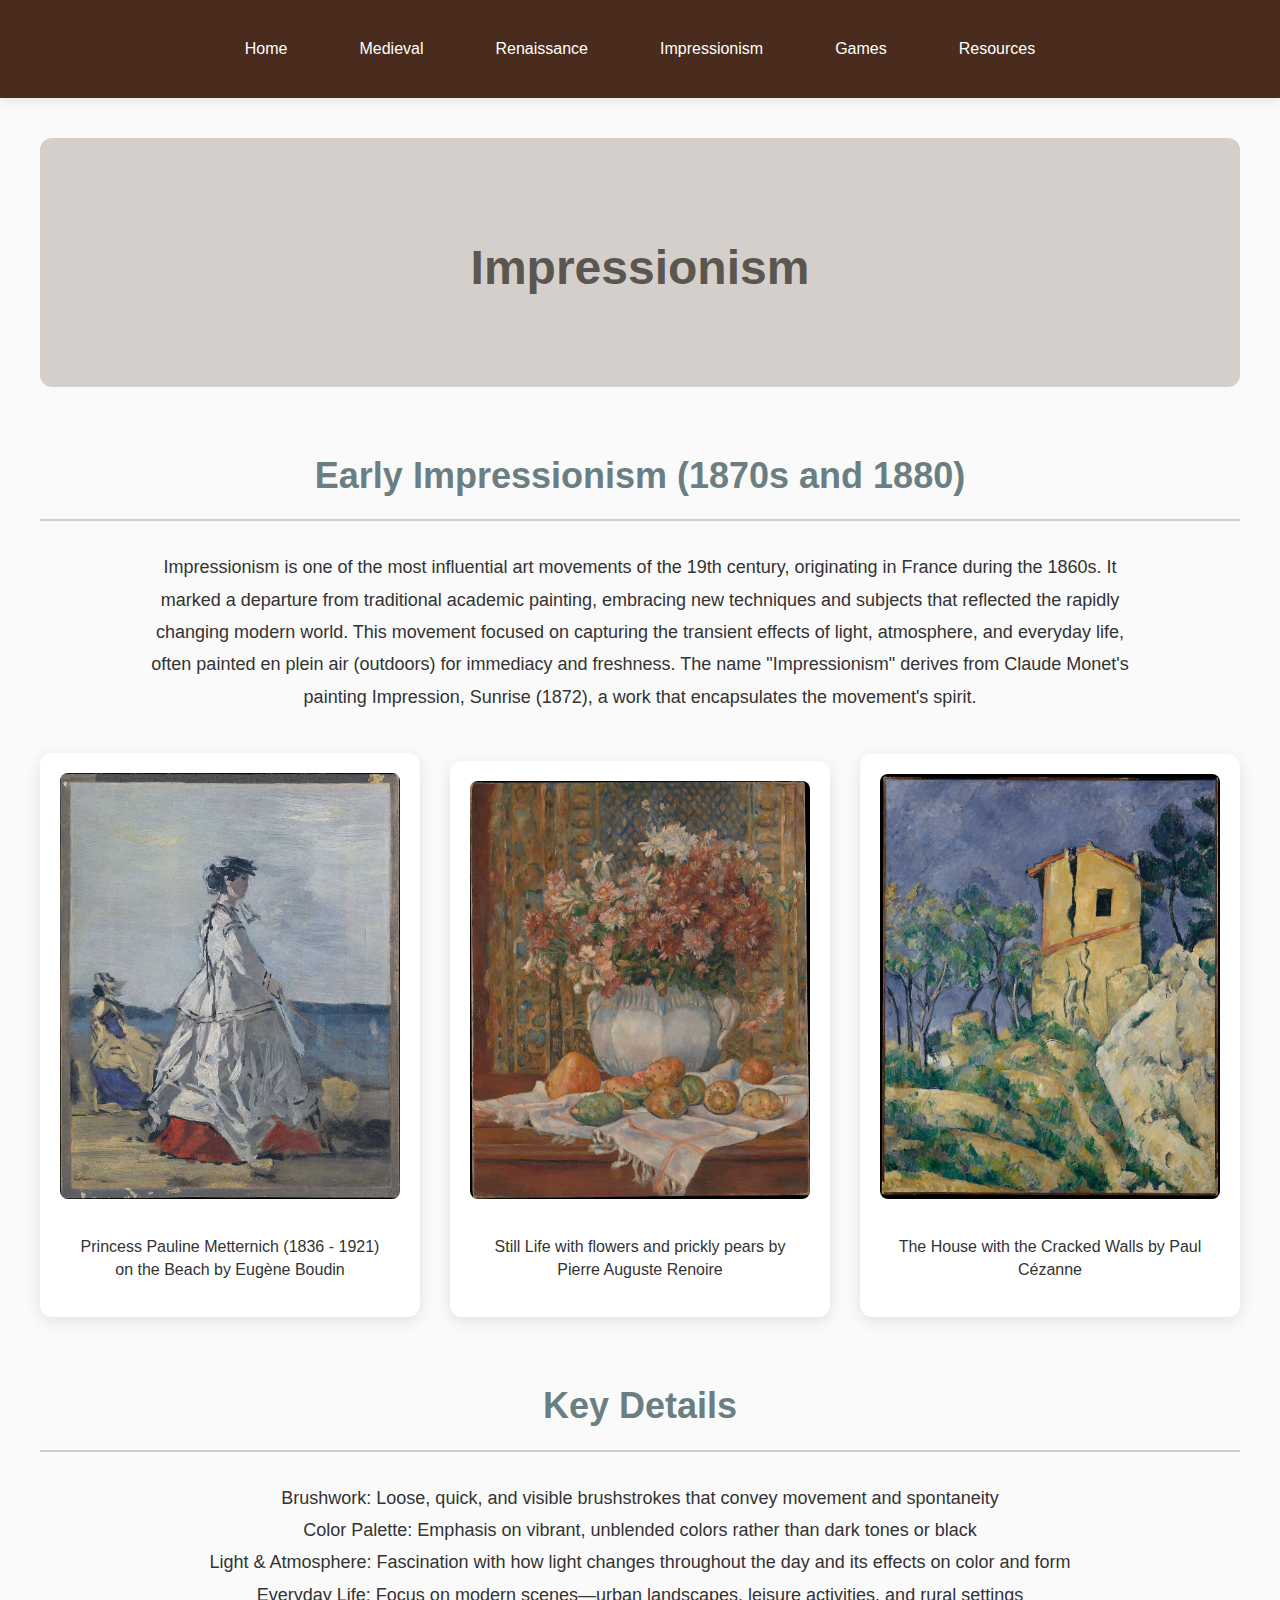
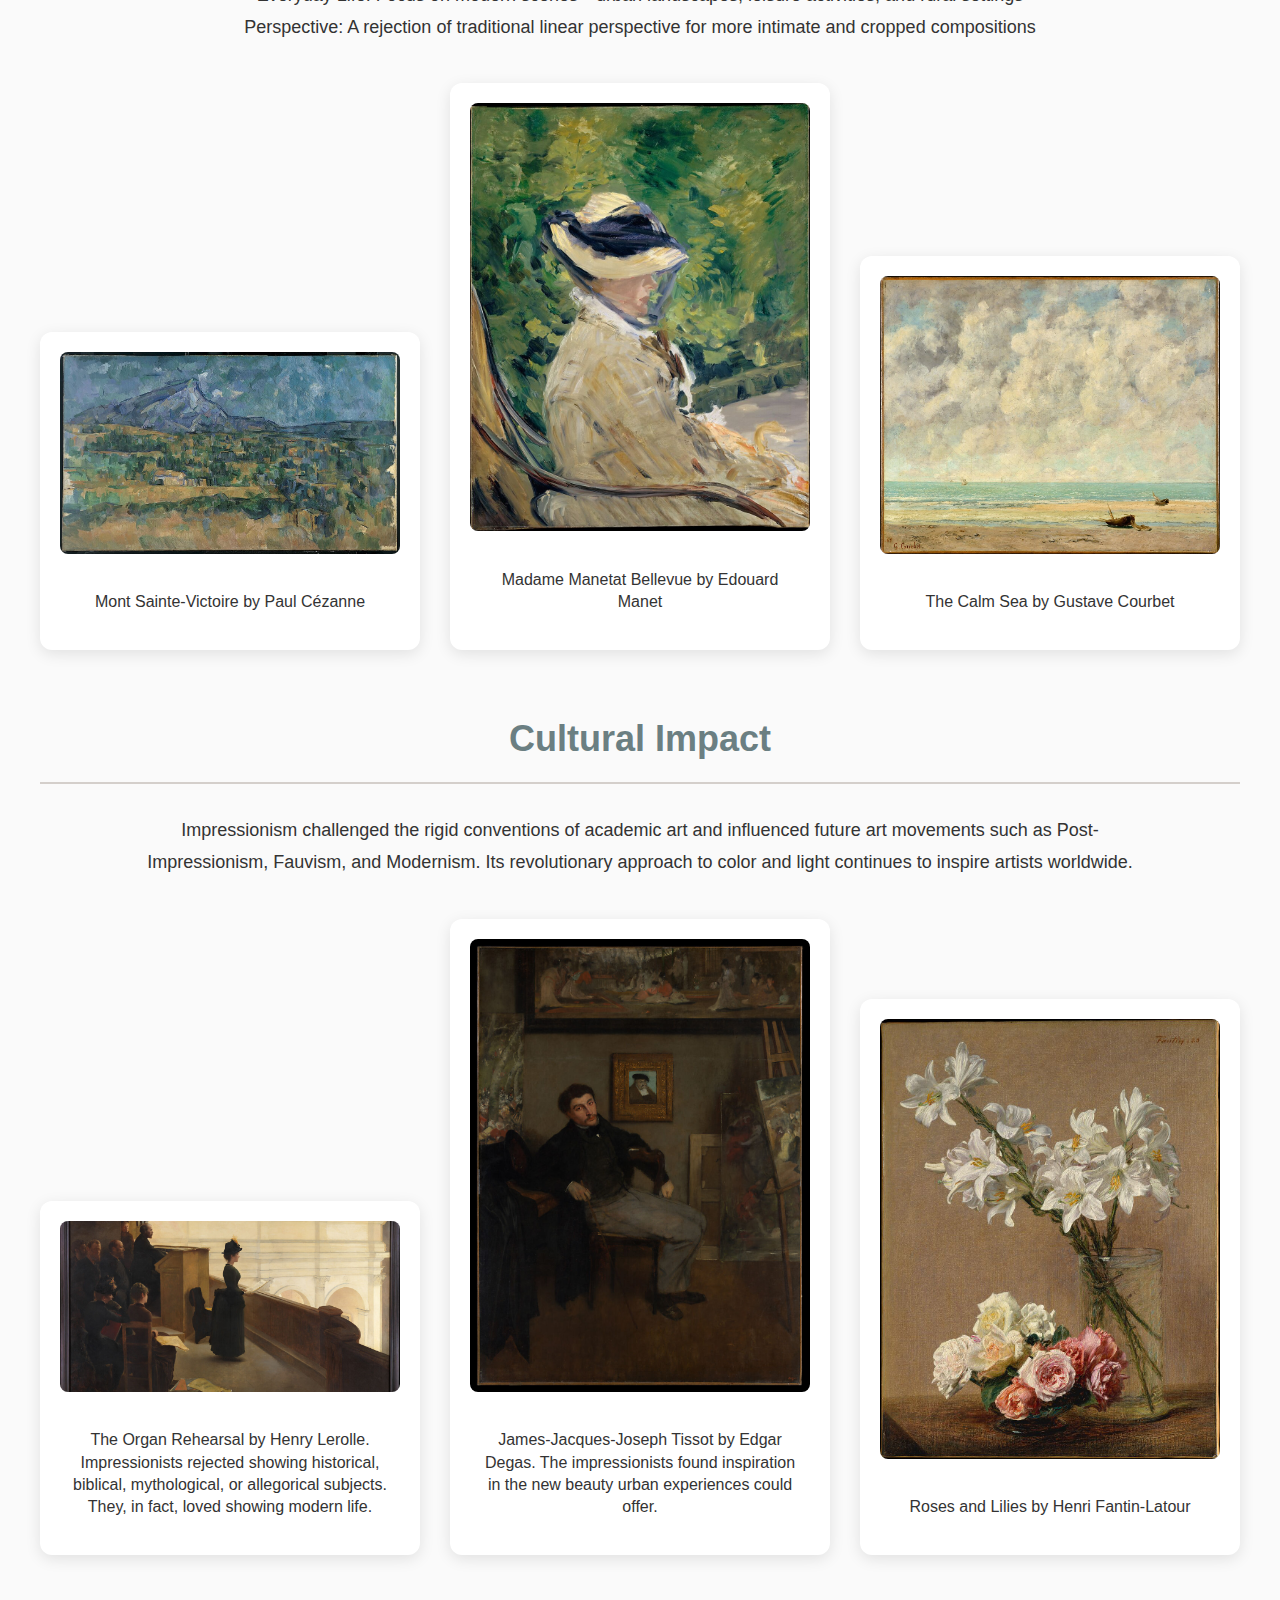
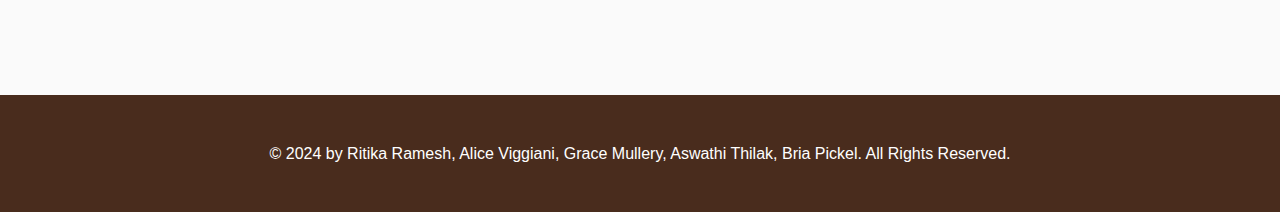
<file: impressionism.html>
<!DOCTYPE html>
<html lang="en">
	<head>
        <!-- main meta tags -->
        <meta charset="UTF-8">
        <meta name="viewport" content="width=device-width, initial-scale=1.0">
        <title> Art History Home Page </title>
      
      
         <!-- google font -->
      
        <!-- link to CSS -->
        <link rel="stylesheet" href="style.css">
    
    </head>
        
    <body>
        <header>
			<nav>
				<ul>
					<li><a href="index.html">Home</a></li>
					<li><a href="medieval.html">Medieval</a></li>
					<li><a href="renaissance.html">Renaissance</a></li>
					<li><a href="impressionism.html">Impressionism</a></li>
					<li><a href="games.html">Games</a></li>
					<li><a href="resources.html">Resources</a></li>
				</ul>
			</nav>
		</header>


		<main class="period">
			<!-- our main content goes here --> 
			<div id="header">
				<h1>Impressionism</h1>
			</div>

			<div >
				<h2>Early Impressionism (1870s and 1880)</h2>
				<h3>Impressionism is one of the most influential art movements of the 19th century, originating in France during the 1860s. It marked a departure from traditional academic painting, embracing new techniques and subjects that reflected the rapidly changing modern world. This movement focused on capturing the transient effects of light, atmosphere, and everyday life, often painted en plein air (outdoors) for immediacy and freshness. The name "Impressionism" derives from Claude Monet's painting Impression, Sunrise (1872), a work that encapsulates the movement's spirit.</h3>

				<section >
					<h4>title</h4>
					<div class="info">	
						<img src="./images/Princess-Pauline-Metternich.jpeg" alt="painting of a woman standing on the beach"> 
						<p>Princess Pauline Metternich (1836 - 1921) on the Beach by Eugène Boudin</p>
					</div>

					<div class="info">	
						<img src="./images/still-life-impressionism.jpeg" alt="painting of flowers in a vase "> 
						<p> Still Life with flowers and prickly pears by Pierre Auguste Renoire </p>
					</div>

					<div class="info">	
						<img src="./images/The-House-with-the-Cracked-Walls.jpeg" alt="painting of a yellow house with cracked walls"> 
						<p>The House with the Cracked Walls by Paul Cézanne</p>
					</div>
		
				</section>
			</div>

			<div >
				<h2>Key Details</h2>
				<h3>Brushwork: Loose, quick, and visible brushstrokes that convey movement and spontaneity <br>
					Color Palette: Emphasis on vibrant, unblended colors rather than dark tones or black <br>
					Light & Atmosphere: Fascination with how light changes throughout the day and its effects on color and form <br>
					Everyday Life: Focus on modern scenes—urban landscapes, leisure activities, and rural settings <br>
					Perspective: A rejection of traditional linear perspective for more intimate and cropped compositions</h3>

				<section >
					<h4>title</h4>
					<div class="info">	
						<img src="./images/Mont-Sainte-Victoire.jpeg" alt="painting of a mountain and grassland"> 
						<p>Mont Sainte-Victoire by Paul Cézanne</p>
					</div>

					<div class="info">	
						<img src="./images/Madame-Manet.jpeg" alt="painting of woman sitting on a chair"> 
						<p>Madame Manetat Bellevue by Edouard Manet</p>
					</div>

					<div class="info">	
						<img src="./images/the-calm-sea.jpeg" alt="painting of the sea"> 
						<p>The Calm Sea by Gustave Courbet</p>
					</div>
		
				</section>
			</div>

			<div >
				<h2>Cultural Impact</h2>
				<h3>Impressionism challenged the rigid conventions of academic art and influenced future art movements such as Post-Impressionism, Fauvism, and Modernism. Its revolutionary approach to color and light continues to inspire artists worldwide.</h3>

				<section >
					<h4>title</h4>
					<div class="info">	
						<img src="./images/impressionism-header.jpg" alt="painting of woman standing next to balcony"> 
						<p>The Organ Rehearsal by Henry Lerolle. Impressionists rejected showing historical, biblical, mythological, or allegorical subjects. They, in fact, loved showing modern life.</p>
							
					</div>

					<div class="info">	
						<img src="./images/James-Jacques-Joseph-tissot.jpeg" alt="painting of a man sitting on a chair"> 
						<p>James-Jacques-Joseph Tissot by Edgar Degas. The impressionists found inspiration in the new beauty urban experiences could offer. </p>
					</div>

					<div class="info">	
						<img src="./images/Roses-and-Lilies.jpeg" alt="painting of roses and lilies"> 
						<p>Roses and Lilies by Henri Fantin-Latour</p>
					</div>
		
				</section>
			</div>
		</main>
		
		<!-- footer --> 
		<footer>
			<p>&copy; 2024 by Ritika Ramesh, Alice Viggiani, Grace Mullery, Aswathi Thilak, Bria Pickel. All Rights Reserved.</p>
		</footer>
    </body>
</html>
</file>
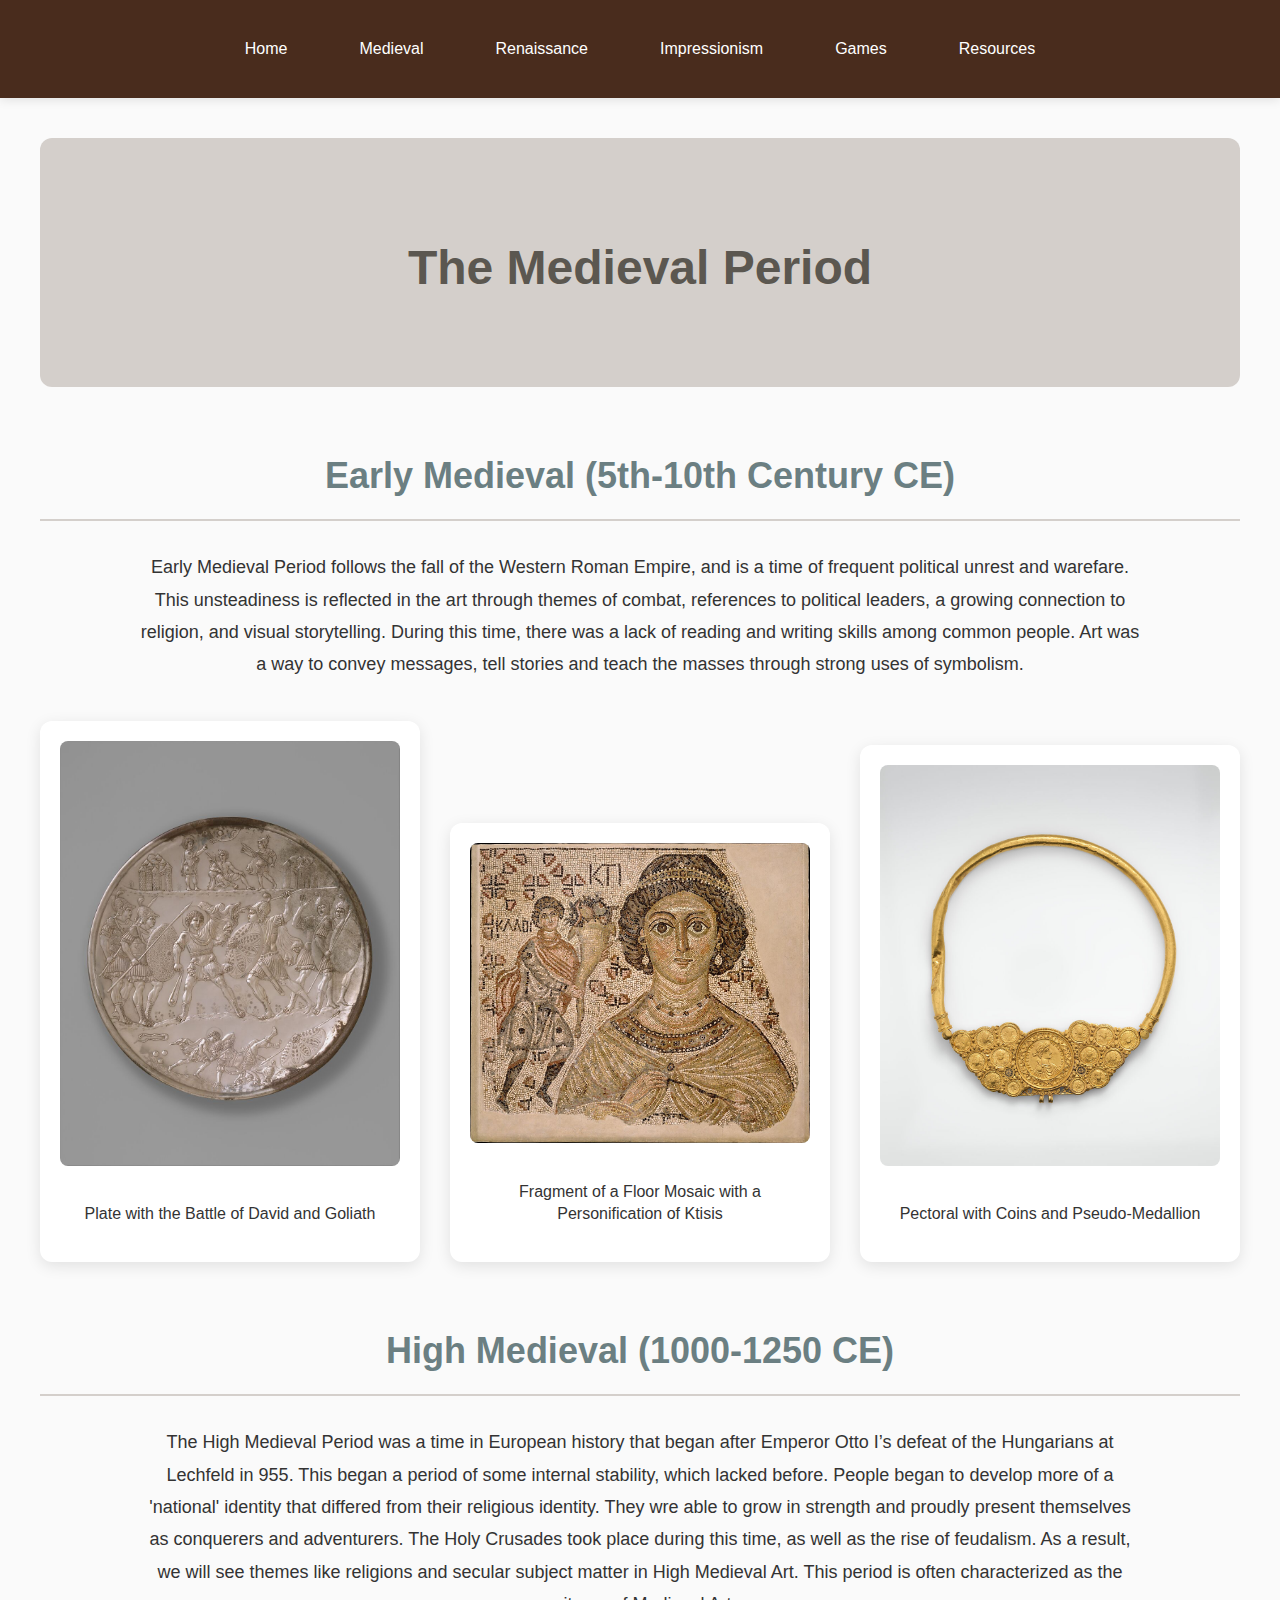
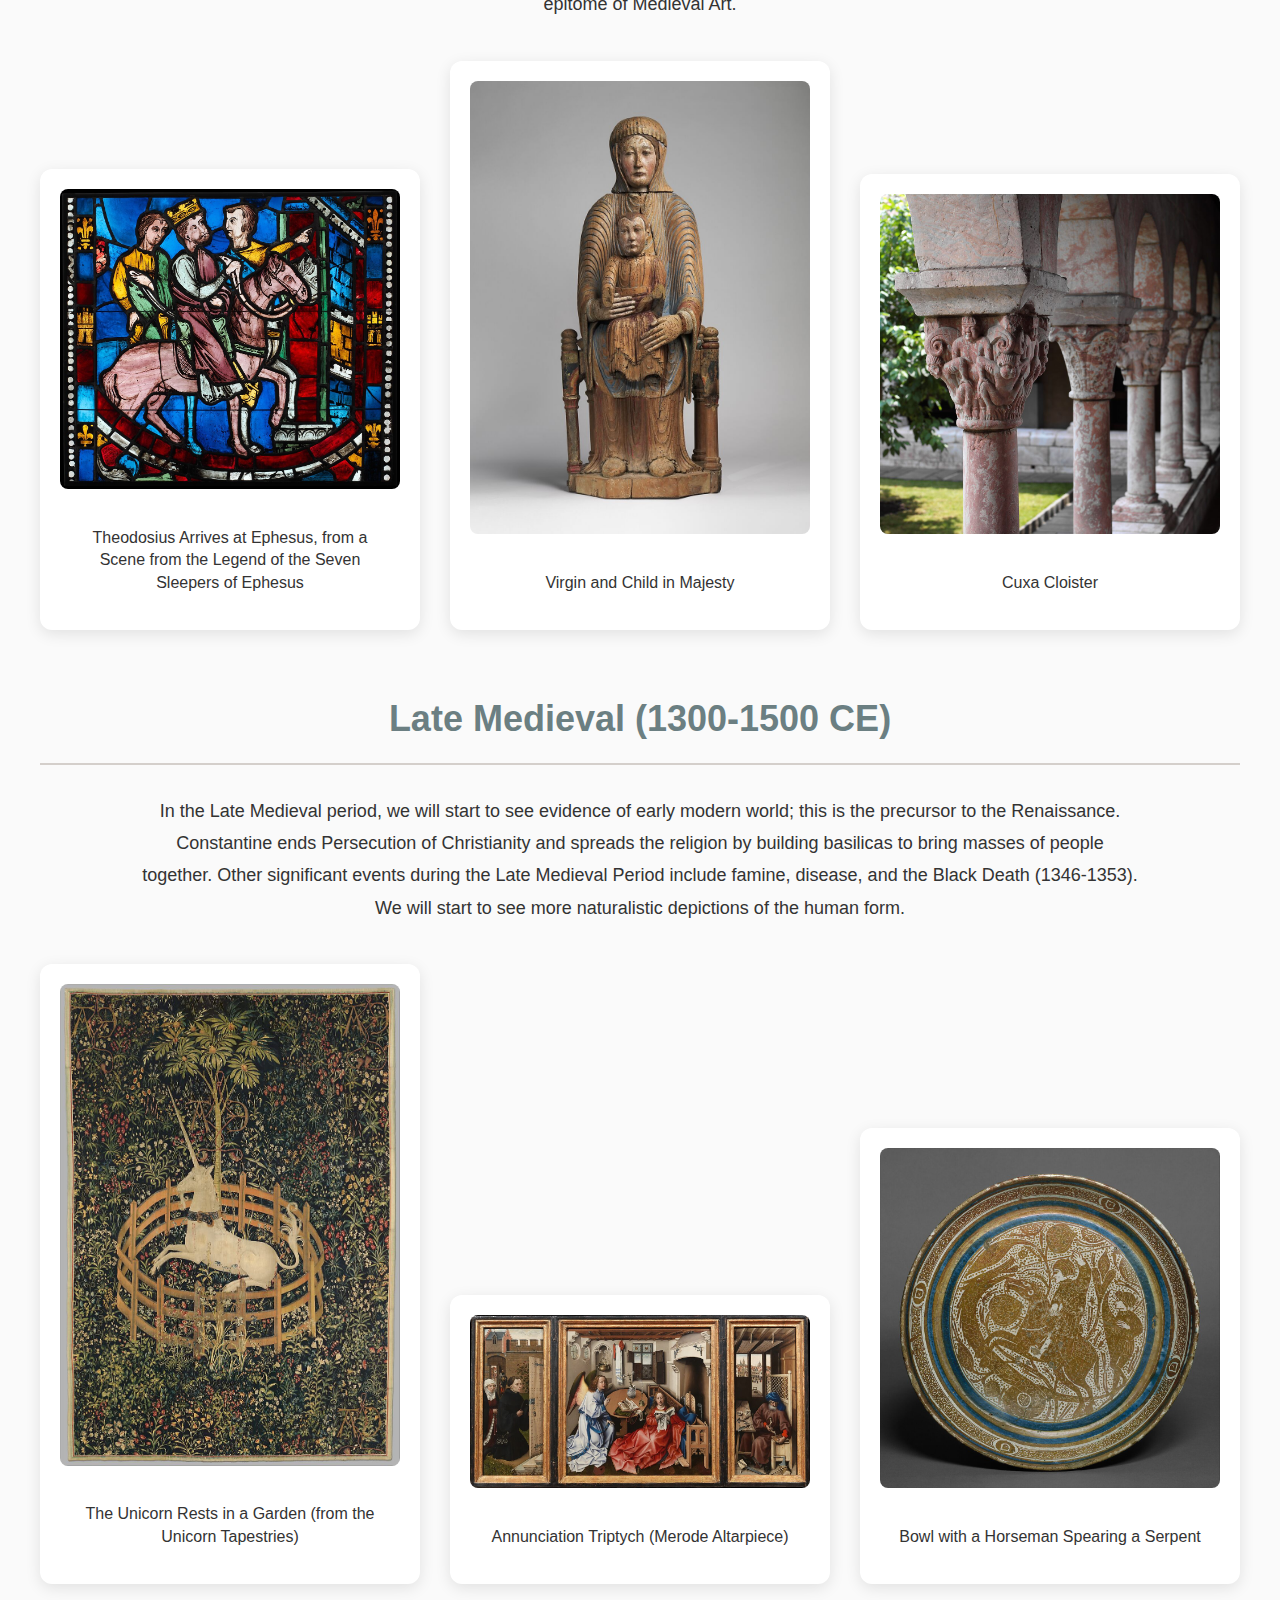
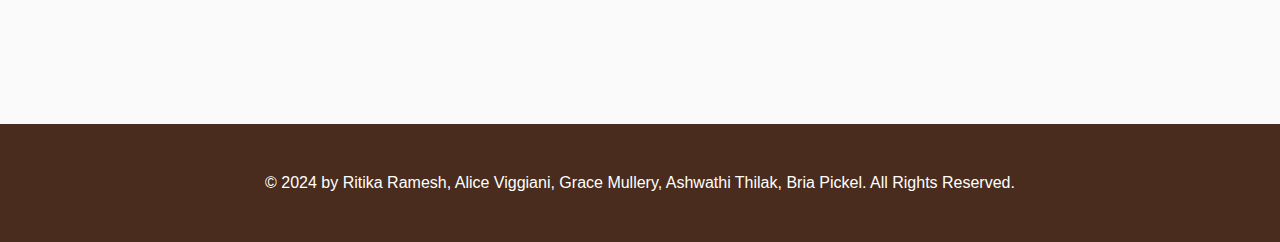
<file: medieval.html>
<!DOCTYPE html>
<html lang="en">
	<head>
        <!-- main meta tags -->
        <meta charset="UTF-8">
        <meta name="viewport" content="width=device-width, initial-scale=1.0">
        <title> Art History Home Page </title>
      
      
         <!-- google font -->
      
        <!-- link to CSS -->
        <link rel="stylesheet" href="style.css">
    
    </head>
        
    <body>
        <header>
			<nav>
				<ul>
					<li><a href="index.html">Home</a></li>
					<li><a href="medieval.html">Medieval</a></li>
					<li><a href="renaissance.html">Renaissance</a></li>
					<li><a href="impressionism.html">Impressionism</a></li>
					<li><a href="games.html">Games</a></li>
					<li><a href="resources.html">Resources</a></li>
				</ul>
			</nav>
		</header>

        <main class="period">
        <!-- our main content goes here --> 
			<div id="header">
				<h1>The Medieval Period</h1>
			</div>

			<div >
				<h2>Early Medieval (5th-10th Century CE)</h2>
				<h3>Early Medieval Period follows the fall of the Western Roman Empire, and is a time of frequent political unrest and warefare. This unsteadiness is 
					reflected in the art through themes of combat, references to political leaders, a growing connection to religion, and visual storytelling. 
					During this time, there was a lack of reading and writing skills among common people. Art was a way to convey messages, tell stories and 
					teach the masses through strong uses of symbolism. </h3>

				<section >
					<h4>title</h4>
					<div class="info">	
						<img src="./images/DavidAndGoliathHighlight.jpeg" alt="Round silver plate depicting a scene of men battling each other">
						<p>Plate with the Battle of David and Goliath</p>
					</div>

					<div class="info">
						<img src="./images/FragmentFloorHighlight.jpeg" alt="mosaic of small square tiles that depict a woman figure on the right looking out at the viewer 
							with large round eyes and a smaller male figure on the left holding a tall bouquet of flowers. The background is full of triangular 
							clover-like motifs and greek letters">
						<p>Fragment of a Floor Mosaic with a Personification of Ktisis</p>
					</div>

					<div class="info">
						<img src="./images/PectoralHighlight.jpeg" alt="gold necklace with chunky round medallions depicting a face in profile inside each medallion">
						<p>Pectoral with Coins and Pseudo-Medallion</p>
					</div>

					
				</section>
			</div>

			<div>
				<h2>High Medieval (1000-1250 CE)</h2>
				<h3>The High Medieval Period was a time in European history that began after Emperor Otto I’s defeat of the Hungarians at Lechfeld in 955. This began 
					a period of some internal stability, which lacked before. People began to develop more of a 'national' identity that differed from their 
					religious identity. They wre able to grow in strength and proudly present themselves as conquerers and adventurers. The Holy Crusades took 
					place during this time, as well as the rise of feudalism. As a result, we will see themes like religions and secular subject matter in High 
					Medieval Art. This period is often characterized as the epitome of Medieval Art.</h3>

				<section>
					<h4>title</h4>
					<div class="info">	
						
						<img src="./images/TheodosiusHighlight.jpeg" alt="image of a stained glass window depicting 3 male figures on horseback. The central figure has a 
						crown on his head and the rightmost character points if finger in front of him to the right side of the image. The background glass pieces 
						are blue, red, green and white, and there are yellow fleur-de-lis symbols around the border">
						<p>Theodosius Arrives at Ephesus, from a Scene from the Legend of the Seven Sleepers of Ephesus</p>
					</div>

					<div class="info">	
						
						<img src="./images/VirginAndChildHighlight.jpeg" alt="a wooden statue of a woman figure wearing a large draped cloak over her head and armssitting 
							on a stool with arms. A baby sits in her lap and holds his hands out. The hands are broken off">
						<p>Virgin and Child in Majesty</p>
					</div>

					<div class="info">	
						<img src="./images/CuxaCloisterHighlight.jpeg" alt="Arches of red and white marbled stone receding in space. the cornices of the columns holding up 
							the arches are decorated with human figures, curling swirls, and monkey-like animals crouching">
						<p>Cuxa Cloister</p>
					</div>

				</section>
			</div>


			<div>
				<h2>Late Medieval (1300-1500 CE)</h2>
				<h3>In the Late Medieval period, we will start to see evidence of early modern world; this is the precursor to the Renaissance. Constantine ends 
					Persecution of Christianity and spreads the religion by building basilicas to bring masses of people together. Other significant events 
					during the Late Medieval Period include famine, disease, and the Black Death (1346-1353). We will start to see more naturalistic depictions 
					of the human form.</h3>

				<section>
					<h4>title</h4>
					<div class="info">	
						<img src="./images/UnicornTapestryHighlight.jpeg" alt="a dark tapestry covered in a dense floral pattern resembling a field. In the center there 
							is a tall tree and a white unicorn surrounded by a fence laying down in the field">
						<p>The Unicorn Rests in a Garden (from the Unicorn Tapestries)</p>
					</div>

					<div class="info">						
						<img src="./images/MerodeAltarpieceHighlight.jpeg" alt="triptych depicting a man and a woman praying on their knees in the left most piece. A woman 
							figure wearing a red robe leaning to her side reading a boob and an angel in a white robe with large wings in the center frame. a man in a 
							brown robe wittling or woodworking in the rightmost frame.">
							<p>Annunciation Triptych (Merode Altarpiece)</p>
					</div>
					
					<div class="info">	
						<img src="./images/BowlHighlight.jpeg" alt=" a blue and gold bowl with an image of a man on horseback plunging a spear into a long snake-like animal 
							with scales. Another figure stands on the right side watching the fight. there are botanical flowers and vines in the background">
						<p>Bowl with a Horseman Spearing a Serpent</p>
					</div>
				</section>
			</div>
		



        </main>

       <!-- footer --> 
	   <footer>
			<p>&copy; 2024 by Ritika Ramesh, Alice Viggiani, Grace Mullery, Ashwathi Thilak, Bria Pickel. All Rights Reserved.</p>
		</footer>
    </body>
</html>
</file>
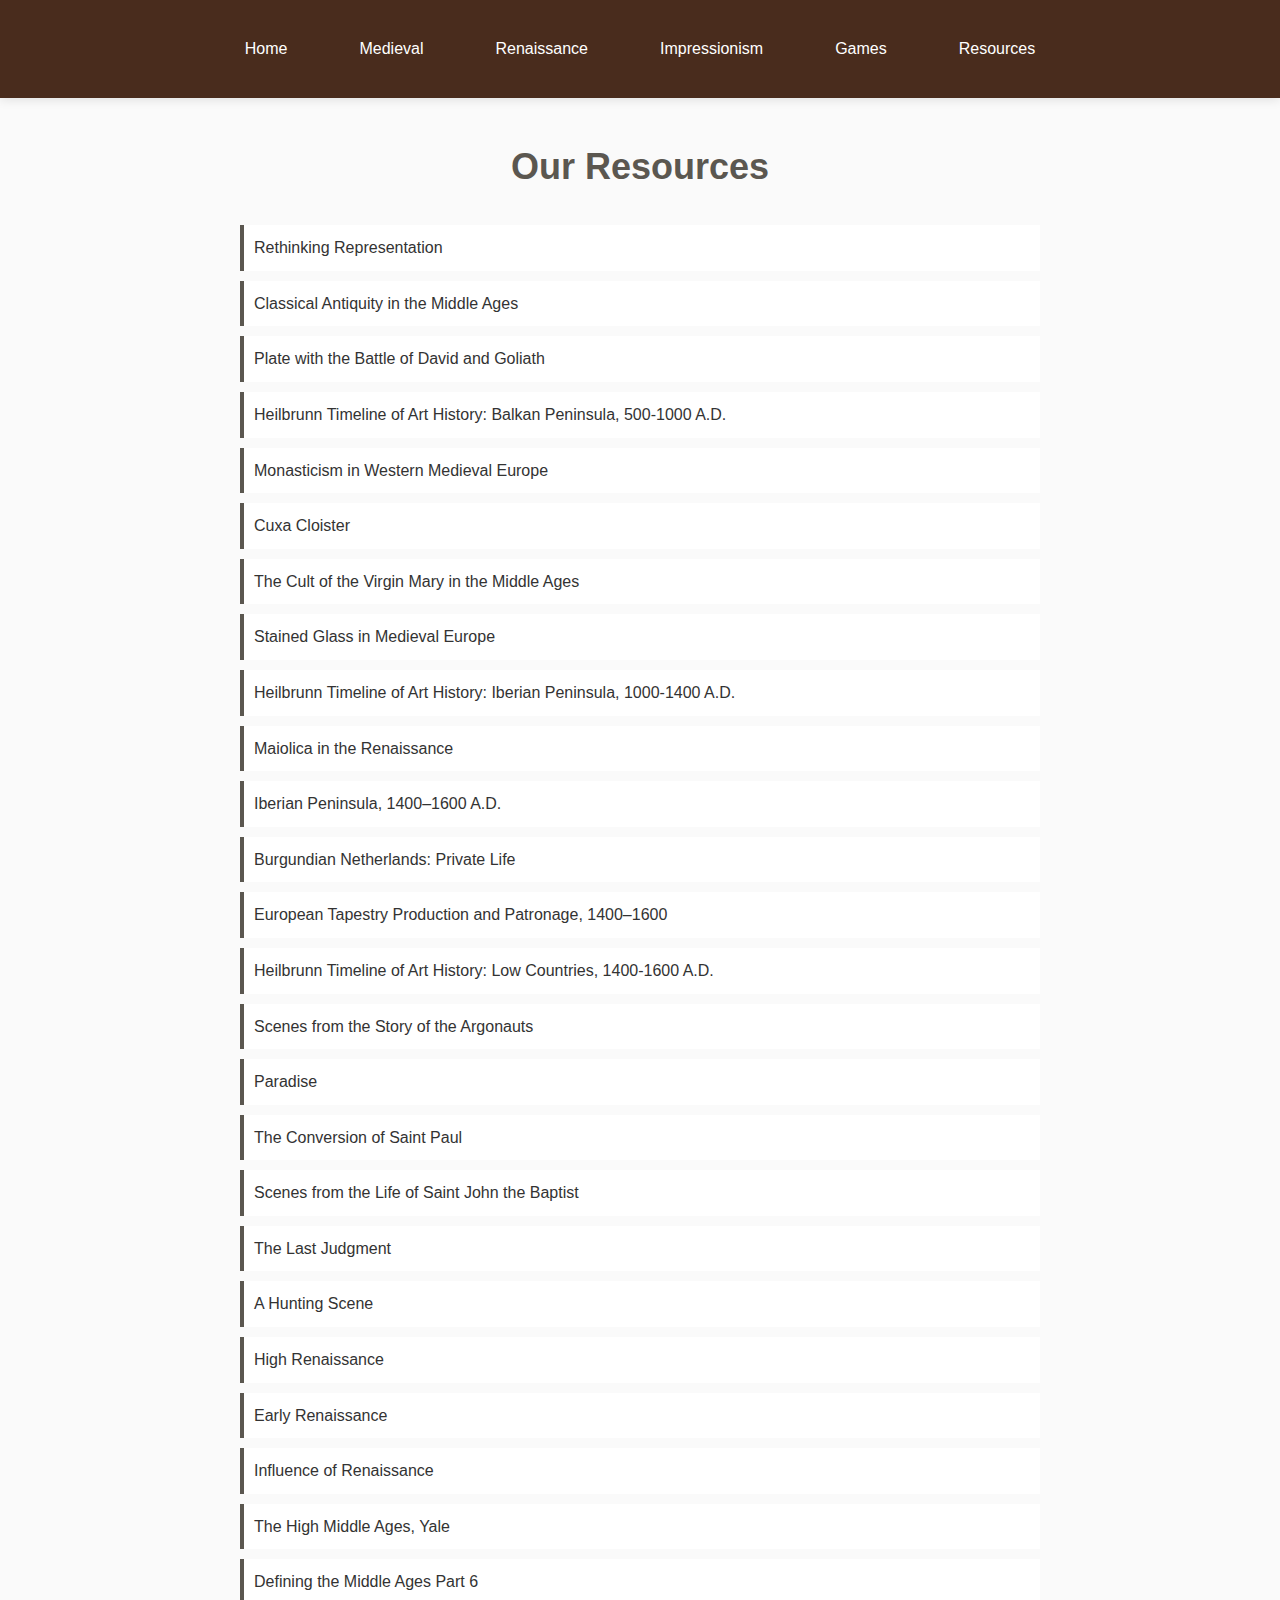
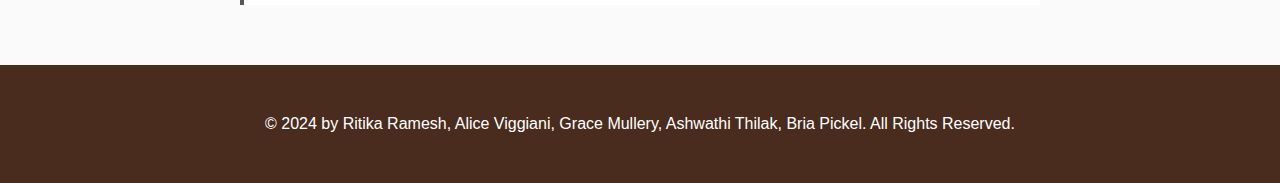
<file: resources.html>
<!DOCTYPE html>
<html lang="en">
    <head>
        <!-- main meta tags -->
        <meta charset="UTF-8">
        <meta name="viewport" content="width=device-width, initial-scale=1.0">
        <title> Art History Home Page </title>
        
        <!-- link to CSS -->
        <link rel="stylesheet" href="style.css">

    </head>
        
    <body>
        <header>
            <nav>
                <ul>
                    <li><a href="index.html">Home</a></li>
            <li><a href="medieval.html">Medieval</a></li>
                    <li><a href="renaissance.html">Renaissance</a></li>
                    <li><a href="impressionism.html">Impressionism</a></li>
                    <li><a href="games.html">Games</a></li>
                    <li><a href="resources.html">Resources</a></li>
                </ul>
            </nav>
        </header>

        <main id="resources">
        <!-- our main content goes here --> 
            <h1>Our Resources</h1>

            <ul>
                <li><a href="https://www.metmuseum.org/articles/ktisis-rethinking-representation">Rethinking Representation</a></li>
                <li><a href="http://www.metmuseum.org/toah/hd/anti/hd_anti.htm">Classical Antiquity in the Middle Ages</a></li>
                <li><a href="https://metmuseum.org/art/collection/search/464377">Plate with the Battle of David and Goliath</a></li>
                <li><a href="http://www.metmuseum.org/toah/ht/?period=06&region=eusb">Heilbrunn Timeline of Art History: Balkan Peninsula, 500-1000 A.D.</a></li>
                <li><a href="http://www.metmuseum.org/toah/hd/mona/hd_mona.htm">Monasticism in Western Medieval Europe</a></li>
                <li><a href="https://www.metmuseum.org/art/collection/search/470314">Cuxa Cloister</a></li>
                <li><a href="https://www.metmuseum.org/toah/hd/virg/hd_virg.htm">The Cult of the Virgin Mary in the Middle Ages</a></li>
                <li><a href="http://www.metmuseum.org/toah/hd/glas/hd_glas.htm">Stained Glass in Medieval Europe</a></li>
                <li><a href="https://www.metmuseum.org/toah/ht/07/eusi.html">Heilbrunn Timeline of Art History: Iberian Peninsula, 1000-1400 A.D.</a></li>
                <li><a href="http://www.metmuseum.org/toah/hd/maio/hd_maio.htm">Maiolica in the Renaissance</a></li>
                <li><a href="https://www.metmuseum.org/toah/ht/08/eusi.html">Iberian Peninsula, 1400–1600 A.D.</a></li>
                <li><a href="http://www.metmuseum.org/toah/hd/bnpr/hd_bnpr.htm">Burgundian Netherlands: Private Life</a></li>
                <li><a href="http://www.metmuseum.org/toah/hd/taps/hd_taps.htm">European Tapestry Production and Patronage, 1400–1600</a></li>
                <li><a href="http://www.metmuseum.org/toah/ht/?period=08&region=euwl">Heilbrunn Timeline of Art History: Low Countries, 1400-1600 A.D.</a></li>
                <li><a href="https://www.metmuseum.org/art/collection/search/436994">Scenes from the Story of the Argonauts</a></li>
                <li><a href="https://www.metmuseum.org/art/collection/search/436512">Paradise</a></li>
                <li><a href="https://www.metmuseum.org/art/collection/search/436562">The Conversion of Saint Paul</a></li>
                <li><a href="https://www.metmuseum.org/art/collection/search/436567">Scenes from the Life of Saint John the Baptist</a></li>
                <li><a href="https://www.metmuseum.org/art/collection/search/436794">The Last Judgment</a></li>
                <li><a href="https://www.metmuseum.org/art/collection/search/437283">A Hunting Scene</a></li>
                <li><a href="https://www.theartstory.org/movement/high-renaissance/">High Renaissance</a></li>
                <li><a href="https://www.theartstory.org/movement/early-renaissance/">Early Renaissance</a></li>
                <li><a href="https://www.joh.cam.ac.uk/library/influence-renaissance">Influence of Renaissance</a></li>
                <li><a href="https://yalebooks.yale.edu/2020/08/18/the-high-middle-ages/">The High Middle Ages, Yale</a></li>
                <li><a href="https://www.thoughtco.com/defining-the-middle-ages-part-6-1788883">Defining the Middle Ages Part 6</a></li>
            </ul>

        </main>

            <!-- footer --> 
        <footer>
            <p>&copy; 2024 by Ritika Ramesh, Alice Viggiani, Grace Mullery, Ashwathi Thilak, Bria Pickel. All Rights Reserved.</p>
        </footer>
    </body>
</html>
</file>
<file: style.css>
/* color pallete:
brown: #492C1D
grey-brown: #5B5750
brown-blue: #6B7F82
sand blue: #7C99B4
light blue: #8EB8E5
*/

/* ---------- general + header + footer styling ---------- */
body {
    font-family: 'Helvetica Neue', Arial, sans-serif;
    margin: 0;
    padding: 0;
    background-color: #fafafa;
    color: #333333;
    line-height: 1.6;

}

header {
    background-color: #492C1D;
    padding: 20px 0;
    box-shadow: 0 2px 10px rgba(0, 0, 0, 0.1);

}

nav ul {
    list-style: none;
    padding: 0;
    display: flex;
    justify-content: center;
    gap: 40px;

}

nav a {
    color: #ffffff;
    text-decoration: none;
    font-size: 16px;
    font-weight: 500;
    padding: 8px 16px;
    border-radius: 4px;
    transition: all 0.3s ease;

}

nav a:hover {
    background-color: rgba(255, 255, 255, 0.1);

}

#header {
    text-align: center;
    padding: 60px 20px;
    background-color: #D4CFCB;

}

#header h1{
    font-size: 48px;
    margin-bottom: 20px;
    color: #5B5750;

}

#header h2 {
    font-size: 20px;
    font-weight: 400;
    max-width: 800px;
    margin: 0 auto;
    color: #333333;
    line-height: 1.6;

}

/* ---------- home page styling ---------- */

.grid-container {
    display: grid;
    grid-template-columns: repeat(3, 1fr);
    gap: 30px;
    padding: 40px;
    max-width: 1400px;
    margin: 0 auto;

}

.card_grid {
    background: white;
    border-radius: 12px;
    padding: 20px;
    box-shadow: 0 4px 15px rgba(0, 0, 0, 0.1);
    
}

.full_image {
    width: 100%;
    height: 100%;
    object-fit: cover;

}

.info_label {
    padding: 15px;
    line-height: 1.8;

}

.info_label strong {
    color: #492C1D;
    font-size: 14px;
    text-transform: uppercase;
    letter-spacing: 0.5px;

}

.info_content {
    color: #333333;
    font-size: 16px;
    margin-left: 5px;

}

button {
    padding: 20px 80px;
    background-color: #7C99B4;
    color: white;
    border: none;
    border-radius: 6px;
    cursor: pointer;
    font-size: 26px;
    font-weight: 300;
    margin: 30px;
    transition: all 0.3s ease;
    text-align: center;

}

.button button{
    text-align: center;

}

button:hover {
    background-color: #8EB8E5;
   
}

footer {
    text-align: center;
    padding: 30px;
    background-color: #492C1D;
    color: #ffffff;
    margin-top: 60px;

}

/* ---------- period pages styling ---------- */
.period {
    max-width: 1400px;
    margin: 0 auto;
    padding: 40px;

}

.period #header {
    text-align: center;
    padding: 60px 20px;
    background-color: #D4CFCB;
    margin-bottom: 60px;
    border-radius: 12px;

}

.period h1 {
    font-size: 48px;
    margin-bottom: 20px;

}

.period h2 {
    font-size: 36px;
    color: #6B7F82;
    text-align: center;
    margin: 60px 0 30px 0;
    padding-bottom: 15px;
    border-bottom: 2px solid #D4CFCB;

}

.period h3 {
    font-size: 18px;
    font-weight: 400;
    line-height: 1.8;
    color: #333333;
    max-width: 1000px;
    margin: 0 auto 40px auto;
    text-align: center;

}

.period section {
    display: grid;
    grid-template-columns: repeat(3, 1fr);
    gap: 30px;
    margin: 40px 0;
    align-items: end;

}

.period h4 {
    display: none;

}

.period .info {
    background: white;
    border-radius: 12px;
    padding: 20px;
    box-shadow: 0 4px 15px rgba(0, 0, 0, 0.1);
   
}


.period img {
    width: 100%;
    object-fit: cover;
    border-radius: 8px;
    margin-bottom: 15px;
    
}

.period p {
    text-align: center;
    color: #333333;
    font-size: 16px;
    margin-top: 15px;
    line-height: 1.4;
    padding: 0 10px;

}

/* ---------- game page styling ---------- */
.card_grid .quiz_cta {
    background: white;
    padding: 25px;
    border-radius: 12px;
    box-shadow: 0 4px 15px rgba(0, 0, 0, 0.1);
    margin-bottom: 30px;
    text-align: center;

}

.card_grid .quiz_cta p {
    font-size: 24px;
    color: #6B7F82;
    margin-bottom: 20px;
    font-weight: 500;

}

.card_grid .quiz_cta h1 {
    font-size: 32px;
    color: #6B7F82;
    margin: 20px 0;

}

#submit_left, #submit_right {
    padding: 12px 24px;
    margin: 10px;
    background-color: #6B7F82;
    color: white;
    border: none;
    border-radius: 6px;
    cursor: pointer;
    font-size: 16px;
    font-weight: 500;
    transition: all 0.3s ease;

}

#submit_next {
    padding: 12px 30px;
    margin: 20px 10px;
    background-color: #5B5750;
    color: white;
    border: none;
    border-radius: 6px;
    cursor: pointer;
    font-size: 16px;
    font-weight: 500;
    transition: all 0.3s ease;

}

#submit_left:hover, #submit_right:hover, #submit_next:hover {
    transform: translateY(-2px);
    box-shadow: 0 4px 12px rgba(0, 0, 0, 0.1);

}

#submit_left:hover, #submit_right:hover {
    background-color: #492C1D;

}

#submit_next:hover {
    background-color: #7C99B4;

}

#info_label_left, #info_label_right {
    display: none;
    padding: 15px;
    background: #D4CFCB;
    border-radius: 8px;
    margin-top: 15px;
    line-height: 1.8;

}

#info_label_left strong, #info_label_right strong {
    color: #492C1D;
    font-weight: 500;

}

#myResultMessage {
    color: #B46367;
    font-size: 24px;
    margin: 15px 0;

}

#myResult {
    font-size: 20px;
    color: #492C1D;
    font-weight: 500;

}

#elementId, #totalCount {
    color: #489F9C;
    font-weight: 500;

}


/* ---------- resources styling ---------- */

#resources {
    max-width: 800px;
    margin: 40px auto;
    padding: 0 20px;

}

#resources h1 {
    color: #5B5750;
    text-align: center;
    font-size: 36px;
    margin-bottom: 30px;

}

#resources ul {
    list-style: none;
    padding: 0;

}

#resources li {
    margin-bottom: 10px;
    padding: 10px;
    background: white;
    border-left: 4px solid #5B5750;

}

#resources a {
    color: #333333;
    text-decoration: none;
    display: block;

}

#resources li:hover {
    background: #f5f5f5;

}

#resources a:hover {
    color: #7C99B4;

}
</file>
